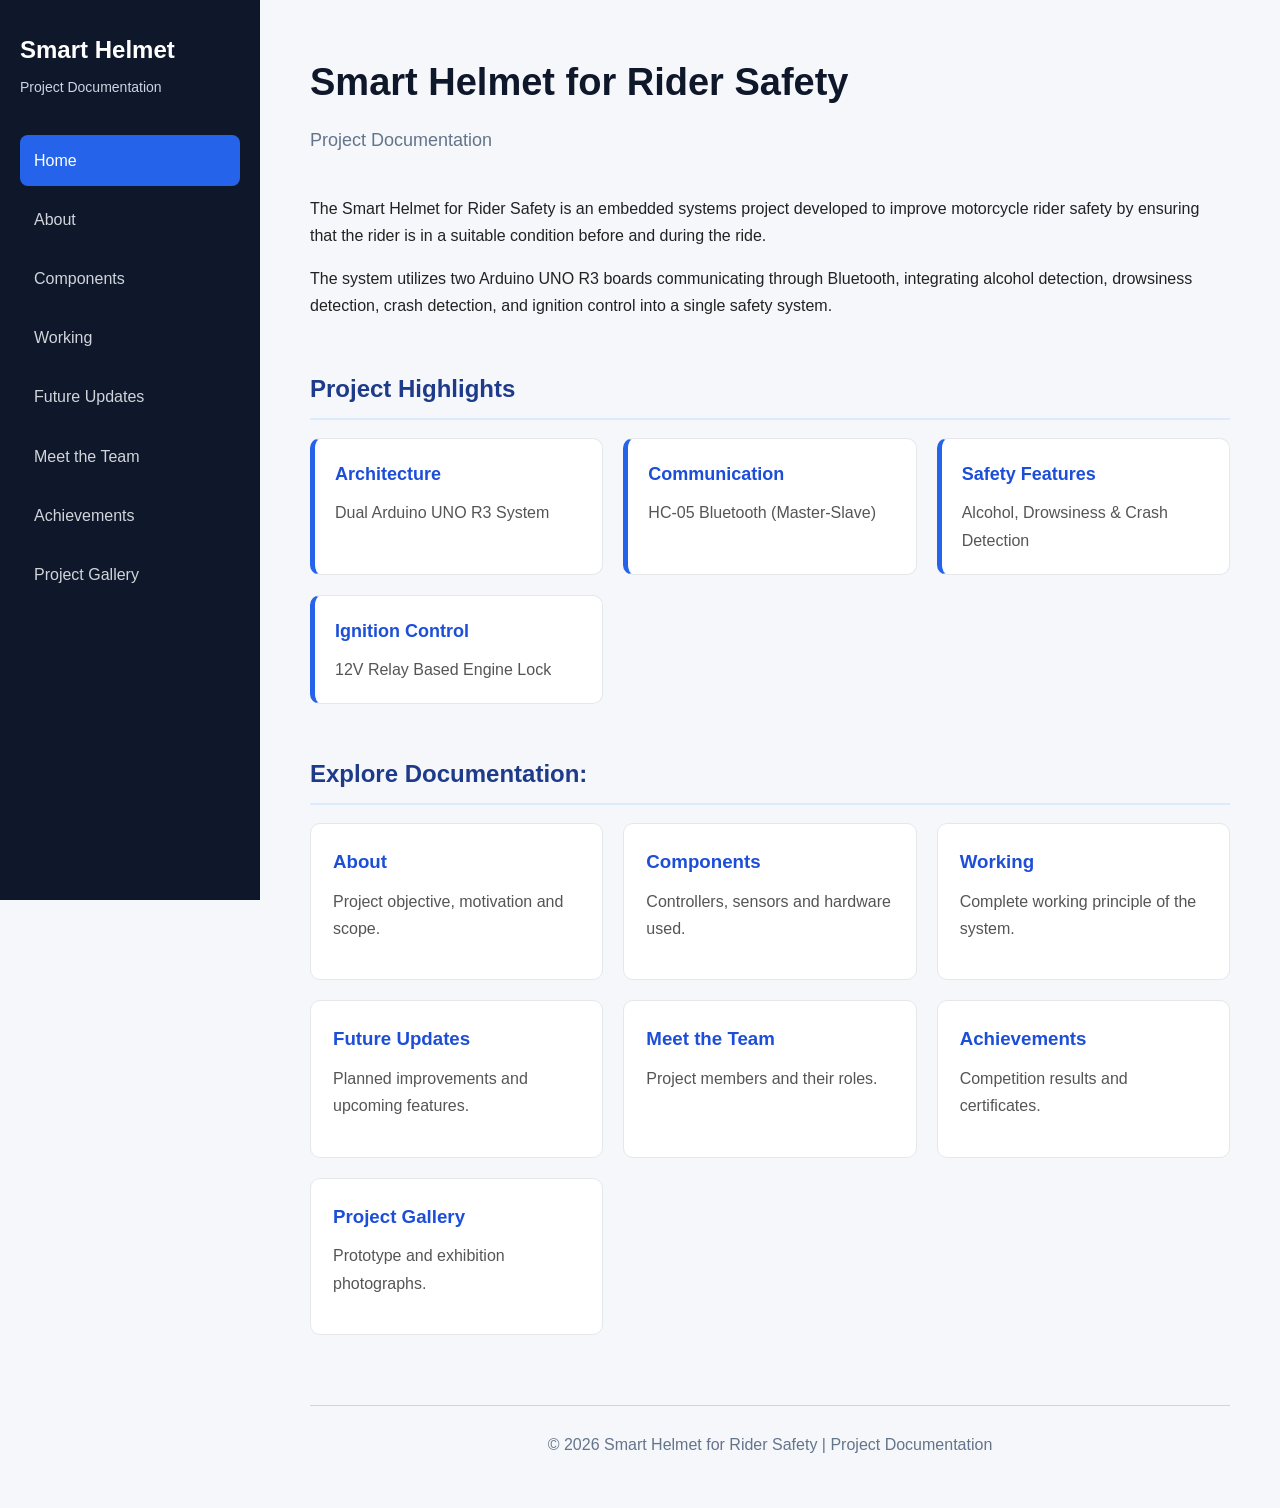
<file: index.html>
<!DOCTYPE html>
<html lang="en">

<head>
    <meta charset="UTF-8">
    <meta name="viewport" content="width=device-width, initial-scale=1.0">
    <title>Smart Helmet for Rider Safety | Project Documentation</title>

    <link rel="stylesheet" href="css/style.css">
</head>

<body>

    <!-- Sidebar -->

    <aside class="sidebar">

        <h2>Smart Helmet</h2>
        <p class="subtitle">Project Documentation</p>

        <nav>

            <a href="/" class="active">Home</a>
            <a href="about/">About</a>
            <a href="components/">Components</a>
            <a href="working/">Working</a>
            <a href="future/">Future Updates</a>
            <a href="team/">Meet the Team</a>
            <a href="achievements/">Achievements</a>
            <a href="gallery/">Project Gallery</a>

        </nav>

    </aside>

    <!-- Main Content -->

    <main class="content">

        <header>

            <h1>Smart Helmet for Rider Safety</h1>

            <p class="tagline">
                Project Documentation
            </p>

        </header>

        <section>

            <p>
                The Smart Helmet for Rider Safety is an embedded systems project
                developed to improve motorcycle rider safety by ensuring that the
                rider is in a suitable condition before and during the ride.
            </p>

            <p>
                The system utilizes two Arduino UNO R3 boards communicating through
                Bluetooth, integrating alcohol detection, drowsiness detection,
                crash detection, and ignition control into a single safety system.
            </p>

        </section>

        <section>

    <h2>Project Highlights</h2>

    <div class="highlights">

        <div class="highlight-box">
            <h3>Architecture</h3>
            <p>Dual Arduino UNO R3 System</p>
        </div>

        <div class="highlight-box">
            <h3>Communication</h3>
            <p>HC-05 Bluetooth (Master-Slave)</p>
        </div>

        <div class="highlight-box">
            <h3>Safety Features</h3>
            <p>Alcohol, Drowsiness & Crash Detection</p>
        </div>

        <div class="highlight-box">
            <h3>Ignition Control</h3>
            <p>12V Relay Based Engine Lock</p>
        </div>

    </div>

</section>

        <section>

            <h2>Explore Documentation:</h2>

            <div class="doc-grid">

                <a href="about/" class="doc-card">
                    <h3>About</h3>
                    <p>Project objective, motivation and scope.</p>
                </a>

                <a href="components/" class="doc-card">
                    <h3>Components</h3>
                    <p>Controllers, sensors and hardware used.</p>
                </a>

                <a href="working/" class="doc-card">
                    <h3>Working</h3>
                    <p>Complete working principle of the system.</p>
                </a>

                <a href="future/" class="doc-card">
                    <h3>Future Updates</h3>
                    <p>Planned improvements and upcoming features.</p>
                </a>

                <a href="team/" class="doc-card">
                    <h3>Meet the Team</h3>
                    <p>Project members and their roles.</p>
                </a>

                <a href="achievements/" class="doc-card">
                    <h3>Achievements</h3>
                    <p>Competition results and certificates.</p>
                </a>

                <a href="gallery/" class="doc-card">
                    <h3>Project Gallery</h3>
                    <p>Prototype and exhibition photographs.</p>
                </a>

            </div>

        </section>

        <footer>

            <hr>

            <p>
                © 2026 Smart Helmet for Rider Safety | Project Documentation
            </p>

        </footer>

    </main>

</body>

</html>
</file>
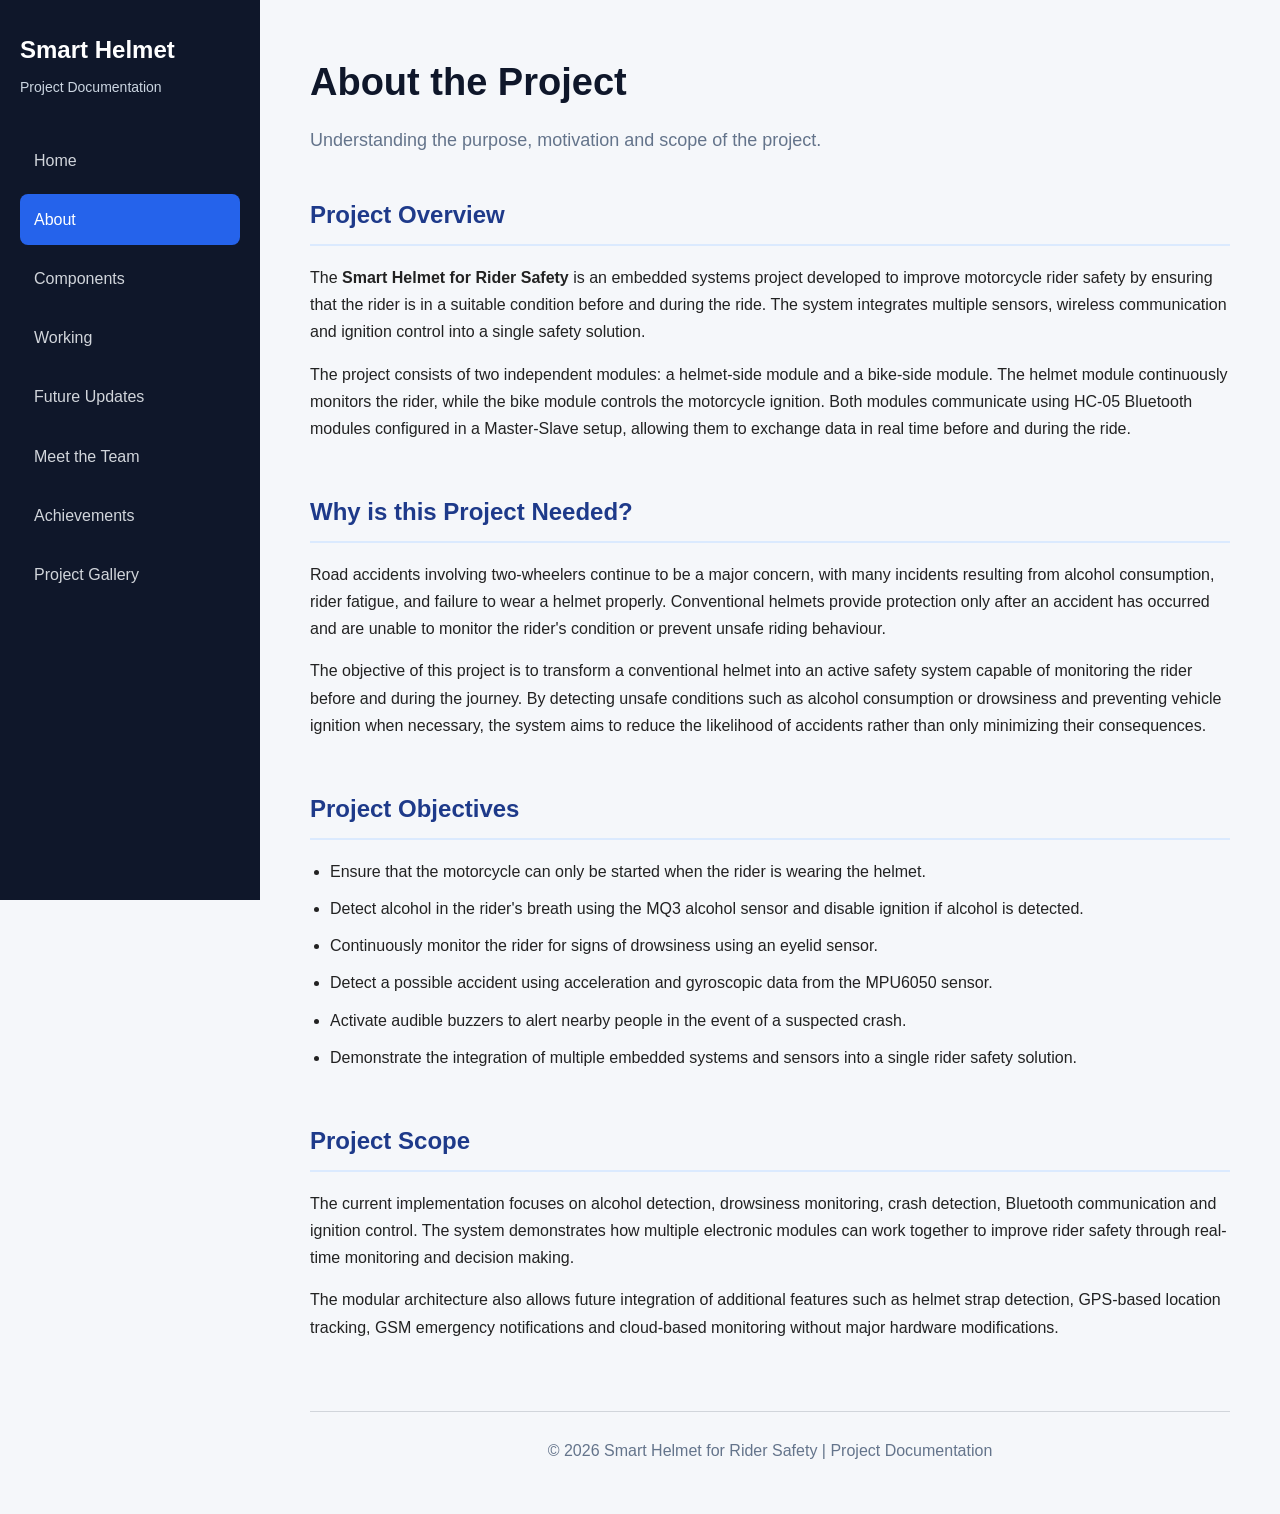
<file: about/index.html>
<!DOCTYPE html>
<html lang="en">

<head>
    <meta charset="UTF-8">
    <meta name="viewport" content="width=device-width, initial-scale=1.0">
    <title>About | Smart Helmet for Rider Safety</title>

    <link rel="stylesheet" href="../css/style.css">
</head>

<body>

    <!-- Sidebar -->

    <aside class="sidebar">

        <h2>Smart Helmet</h2>
        <p class="subtitle">Project Documentation</p>

        <nav>
            <a href="../">Home</a>
            <a href="../about/" class="active">About</a>
            <a href="../components/">Components</a>
            <a href="../working/">Working</a>
            <a href="../future/">Future Updates</a>
            <a href="../team/">Meet the Team</a>
            <a href="../achievements/">Achievements</a>
            <a href="../gallery/">Project Gallery</a>
        </nav>

    </aside>

    <!-- Main Content -->

    <main class="content">

        <header>

            <h1>About the Project</h1>

            <p class="tagline">
                Understanding the purpose, motivation and scope of the project.
            </p>

        </header>

        <section>

            <h2>Project Overview</h2>

            <p>
                The <strong>Smart Helmet for Rider Safety</strong> is an embedded systems
                project developed to improve motorcycle rider safety by ensuring that the
                rider is in a suitable condition before and during the ride. The system
                integrates multiple sensors, wireless communication and ignition control
                into a single safety solution.
            </p>

            <p>
                The project consists of two independent modules: a helmet-side module and
                a bike-side module. The helmet module continuously monitors the rider,
                while the bike module controls the motorcycle ignition. Both modules
                communicate using HC-05 Bluetooth modules configured in a Master-Slave
                setup, allowing them to exchange data in real time before and during the
                ride.
            </p>

        </section>

        <section>

            <h2>Why is this Project Needed?</h2>

            <p>
                Road accidents involving two-wheelers continue to be a major concern,
                with many incidents resulting from alcohol consumption, rider fatigue,
                and failure to wear a helmet properly. Conventional helmets provide
                protection only after an accident has occurred and are unable to monitor
                the rider's condition or prevent unsafe riding behaviour.
            </p>

            <p>
                The objective of this project is to transform a conventional helmet into
                an active safety system capable of monitoring the rider before and during
                the journey. By detecting unsafe conditions such as alcohol consumption
                or drowsiness and preventing vehicle ignition when necessary, the system
                aims to reduce the likelihood of accidents rather than only minimizing
                their consequences.
            </p>

        </section>

        <section>

            <h2>Project Objectives</h2>

            <ul>

                <li>Ensure that the motorcycle can only be started when the rider is wearing the helmet.</li>

                <li>Detect alcohol in the rider's breath using the MQ3 alcohol sensor and disable ignition if alcohol is detected.</li>

                <li>Continuously monitor the rider for signs of drowsiness using an eyelid sensor.</li>

                <li>Detect a possible accident using acceleration and gyroscopic data from the MPU6050 sensor.</li>

                <li>Activate audible buzzers to alert nearby people in the event of a suspected crash.</li>

                <li>Demonstrate the integration of multiple embedded systems and sensors into a single rider safety solution.</li>

            </ul>

        </section>

        <section>

            <h2>Project Scope</h2>

            <p>
                The current implementation focuses on alcohol detection, drowsiness
                monitoring, crash detection, Bluetooth communication and ignition
                control. The system demonstrates how multiple electronic modules can
                work together to improve rider safety through real-time monitoring and
                decision making.
            </p>

            <p>
                The modular architecture also allows future integration of additional
                features such as helmet strap detection, GPS-based location tracking,
                GSM emergency notifications and cloud-based monitoring without major
                hardware modifications.
            </p>

        </section>

        <footer>

            <hr>

            <p>
                © 2026 Smart Helmet for Rider Safety | Project Documentation
            </p>

        </footer>

    </main>

</body>

</html>
</file>
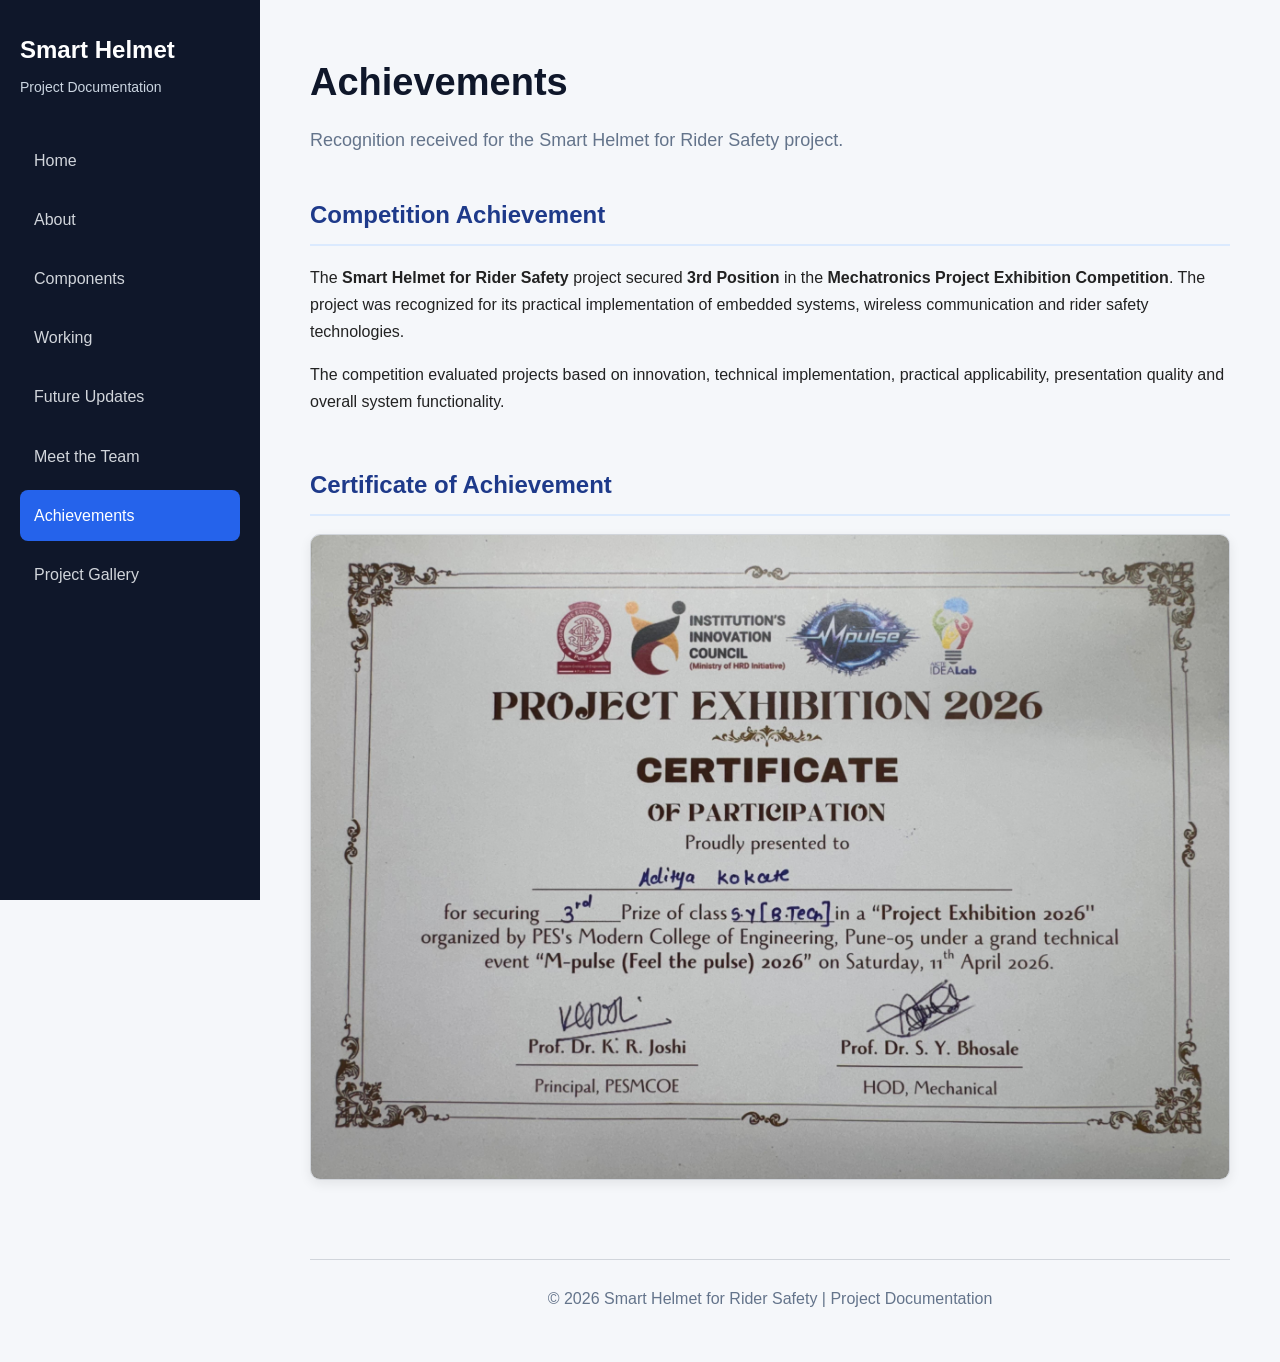
<file: achievements/index.html>
<!DOCTYPE html>
<html lang="en">

<head>
    <meta charset="UTF-8">
    <meta name="viewport" content="width=device-width, initial-scale=1.0">
    <title>Achievements | Smart Helmet for Rider Safety</title>

    <link rel="stylesheet" href="../css/style.css">
</head>

<body>

    <aside class="sidebar">

        <h2>Smart Helmet</h2>
        <p class="subtitle">Project Documentation</p>

        <nav>
            <a href="../">Home</a>
            <a href="../about/">About</a>
            <a href="../components/">Components</a>
            <a href="../working/">Working</a>
            <a href="../future/">Future Updates</a>
            <a href="../team/">Meet the Team</a>
            <a href="../achievements/" class="active">Achievements</a>
            <a href="../gallery/">Project Gallery</a>
        </nav>

    </aside>

    <main class="content">

        <header>

            <h1>Achievements</h1>

            <p class="tagline">
                Recognition received for the Smart Helmet for Rider Safety project.
            </p>

        </header>

        <section>

            <h2>Competition Achievement</h2>

            <p>
                The <strong>Smart Helmet for Rider Safety</strong> project secured
                <strong>3rd Position</strong> in the
                <strong>Mechatronics Project Exhibition Competition</strong>. The
                project was recognized for its practical implementation of embedded
                systems, wireless communication and rider safety technologies.
            </p>

            <p>
                The competition evaluated projects based on innovation, technical
                implementation, practical applicability, presentation quality and
                overall system functionality.
            </p>

        </section>

        <section>

            <h2>Certificate of Achievement</h2>

            <img src="../images/certificate.jpg"
                 alt="Competition Certificate"
                 class="gallery-image">

        </section>

        <footer>

            <hr>

            <p>
                © 2026 Smart Helmet for Rider Safety | Project Documentation
            </p>

        </footer>

    </main>

</body>

</html>
</file>
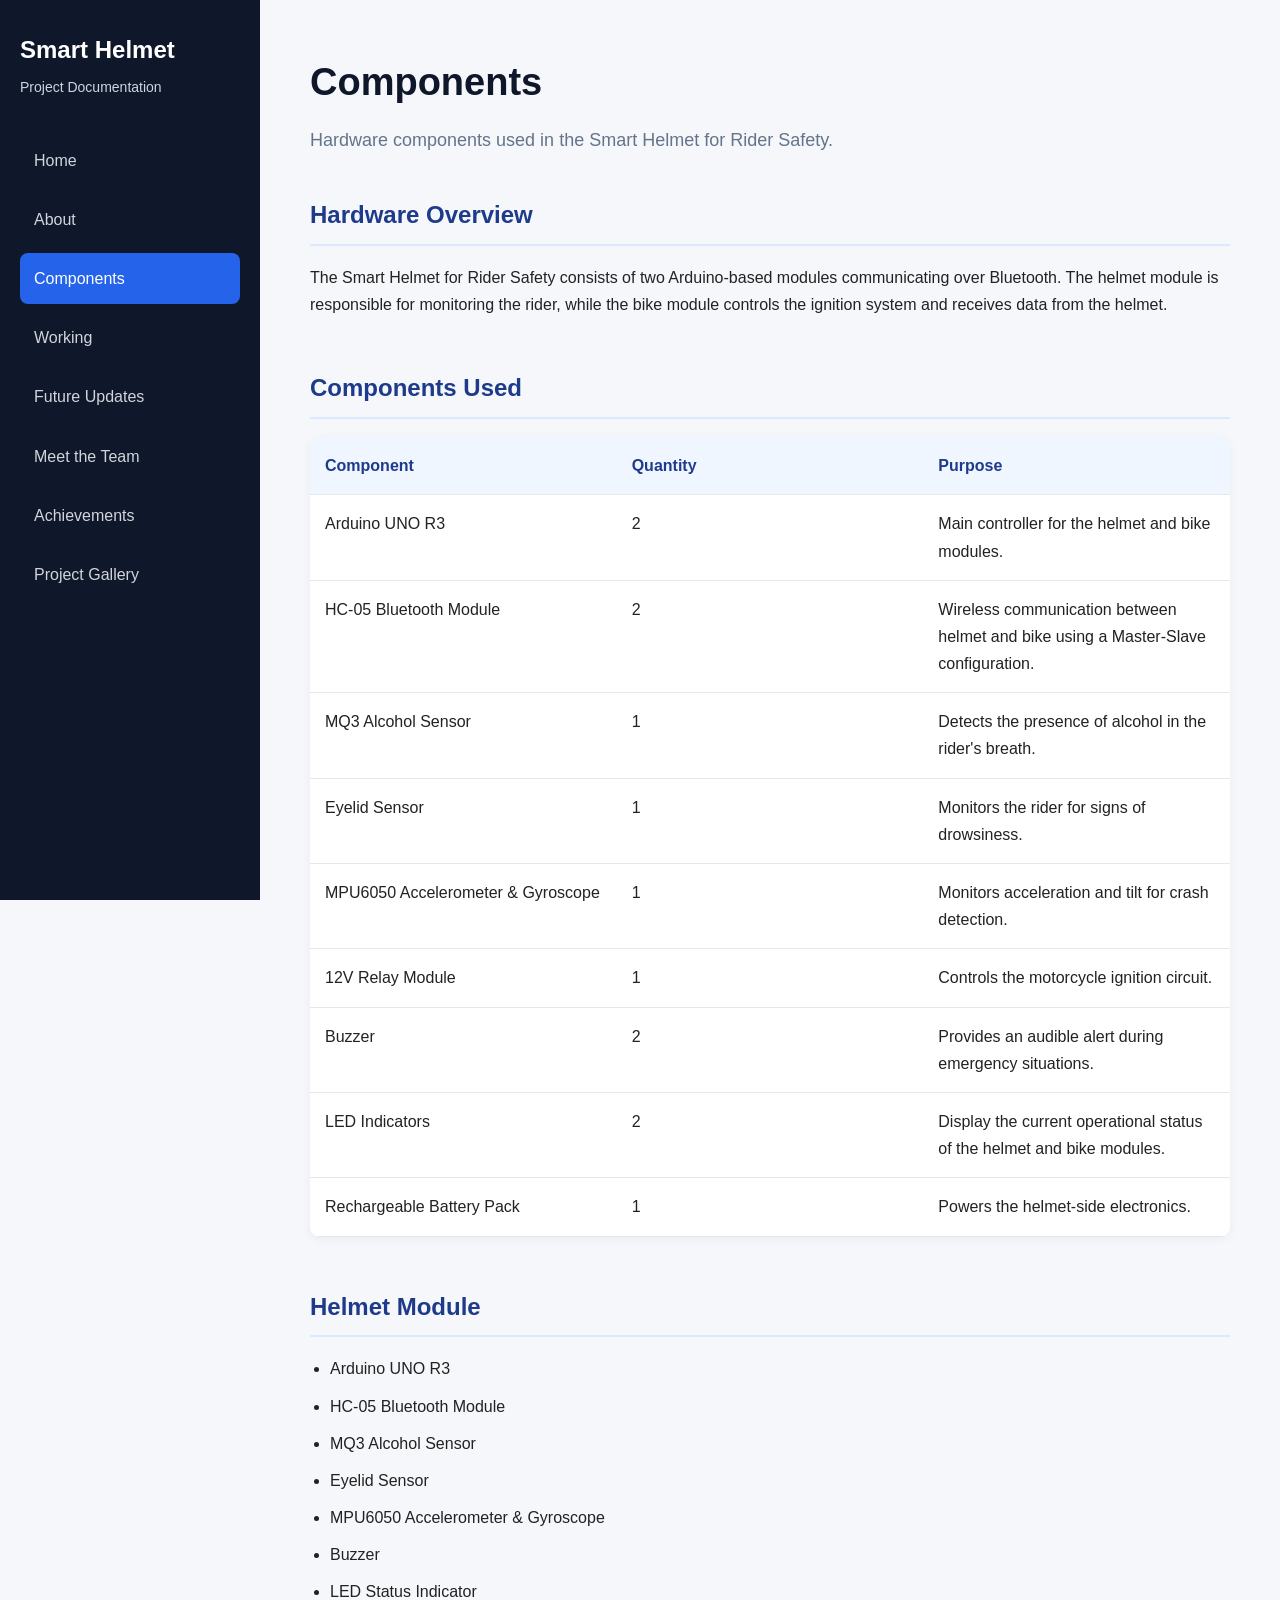
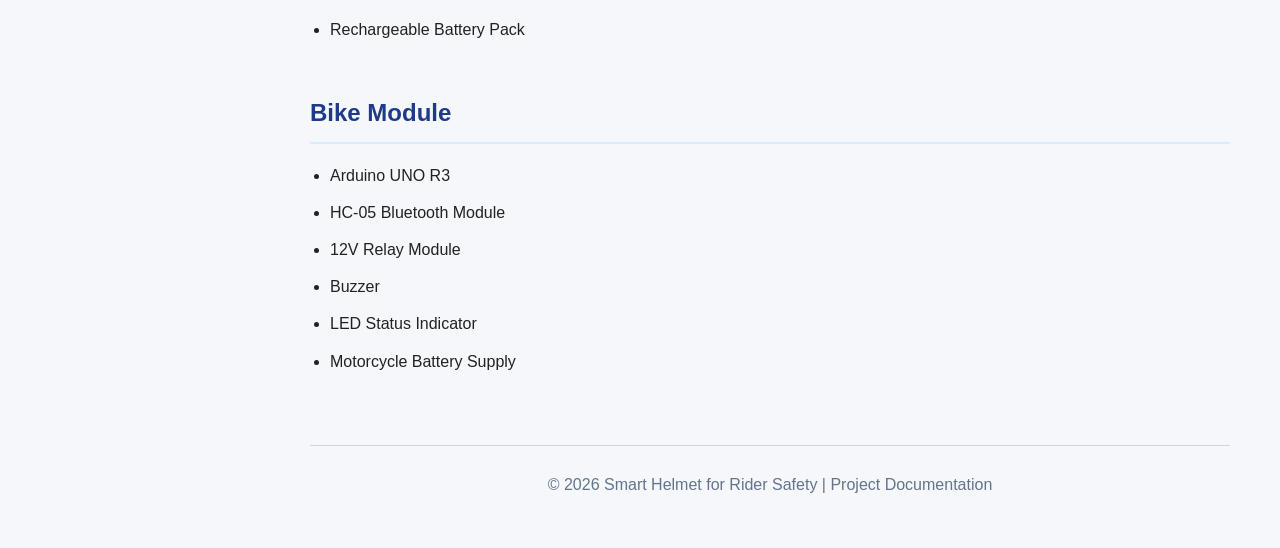
<file: components/index.html>
<!DOCTYPE html>
<html lang="en">

<head>
    <meta charset="UTF-8">
    <meta name="viewport" content="width=device-width, initial-scale=1.0">
    <title>Components | Smart Helmet for Rider Safety</title>

    <link rel="stylesheet" href="../css/style.css">
</head>

<body>

    <aside class="sidebar">

        <h2>Smart Helmet</h2>
        <p class="subtitle">Project Documentation</p>

        <nav>
            <a href="../">Home</a>
            <a href="../about/">About</a>
            <a href="../components/" class="active">Components</a>
            <a href="../working/">Working</a>
            <a href="../future/">Future Updates</a>
            <a href="../team/">Meet the Team</a>
            <a href="../achievements/">Achievements</a>
            <a href="../gallery/">Project Gallery</a>
        </nav>

    </aside>

    <main class="content">

        <header>

            <h1>Components</h1>

            <p class="tagline">
                Hardware components used in the Smart Helmet for Rider Safety.
            </p>

        </header>

        <section>

            <h2>Hardware Overview</h2>

            <p>
                The Smart Helmet for Rider Safety consists of two Arduino-based modules
                communicating over Bluetooth. The helmet module is responsible for
                monitoring the rider, while the bike module controls the ignition system
                and receives data from the helmet.
            </p>

        </section>

        <section>

            <h2>Components Used</h2>

            <table class="status-table">

                <tr>
                    <th>Component</th>
                    <th>Quantity</th>
                    <th>Purpose</th>
                </tr>

                <tr>
                    <td>Arduino UNO R3</td>
                    <td>2</td>
                    <td>Main controller for the helmet and bike modules.</td>
                </tr>

                <tr>
                    <td>HC-05 Bluetooth Module</td>
                    <td>2</td>
                    <td>Wireless communication between helmet and bike using a Master-Slave configuration.</td>
                </tr>

                <tr>
                    <td>MQ3 Alcohol Sensor</td>
                    <td>1</td>
                    <td>Detects the presence of alcohol in the rider's breath.</td>
                </tr>

                <tr>
                    <td>Eyelid Sensor</td>
                    <td>1</td>
                    <td>Monitors the rider for signs of drowsiness.</td>
                </tr>

                <tr>
                    <td>MPU6050 Accelerometer & Gyroscope</td>
                    <td>1</td>
                    <td>Monitors acceleration and tilt for crash detection.</td>
                </tr>

                <tr>
                    <td>12V Relay Module</td>
                    <td>1</td>
                    <td>Controls the motorcycle ignition circuit.</td>
                </tr>

                <tr>
                    <td>Buzzer</td>
                    <td>2</td>
                    <td>Provides an audible alert during emergency situations.</td>
                </tr>

                <tr>
                    <td>LED Indicators</td>
                    <td>2</td>
                    <td>Display the current operational status of the helmet and bike modules.</td>
                </tr>

                <tr>
                    <td>Rechargeable Battery Pack</td>
                    <td>1</td>
                    <td>Powers the helmet-side electronics.</td>
                </tr>

            </table>

        </section>

        <section>

            <h2>Helmet Module</h2>

            <ul>
                <li>Arduino UNO R3</li>
                <li>HC-05 Bluetooth Module</li>
                <li>MQ3 Alcohol Sensor</li>
                <li>Eyelid Sensor</li>
                <li>MPU6050 Accelerometer & Gyroscope</li>
                <li>Buzzer</li>
                <li>LED Status Indicator</li>
                <li>Rechargeable Battery Pack</li>
            </ul>

        </section>

        <section>

            <h2>Bike Module</h2>

            <ul>
                <li>Arduino UNO R3</li>
                <li>HC-05 Bluetooth Module</li>
                <li>12V Relay Module</li>
                <li>Buzzer</li>
                <li>LED Status Indicator</li>
                <li>Motorcycle Battery Supply</li>
            </ul>

        </section>

        <footer>

            <hr>

            <p>
                © 2026 Smart Helmet for Rider Safety | Project Documentation
            </p>

        </footer>

    </main>

</body>

</html>
</file>
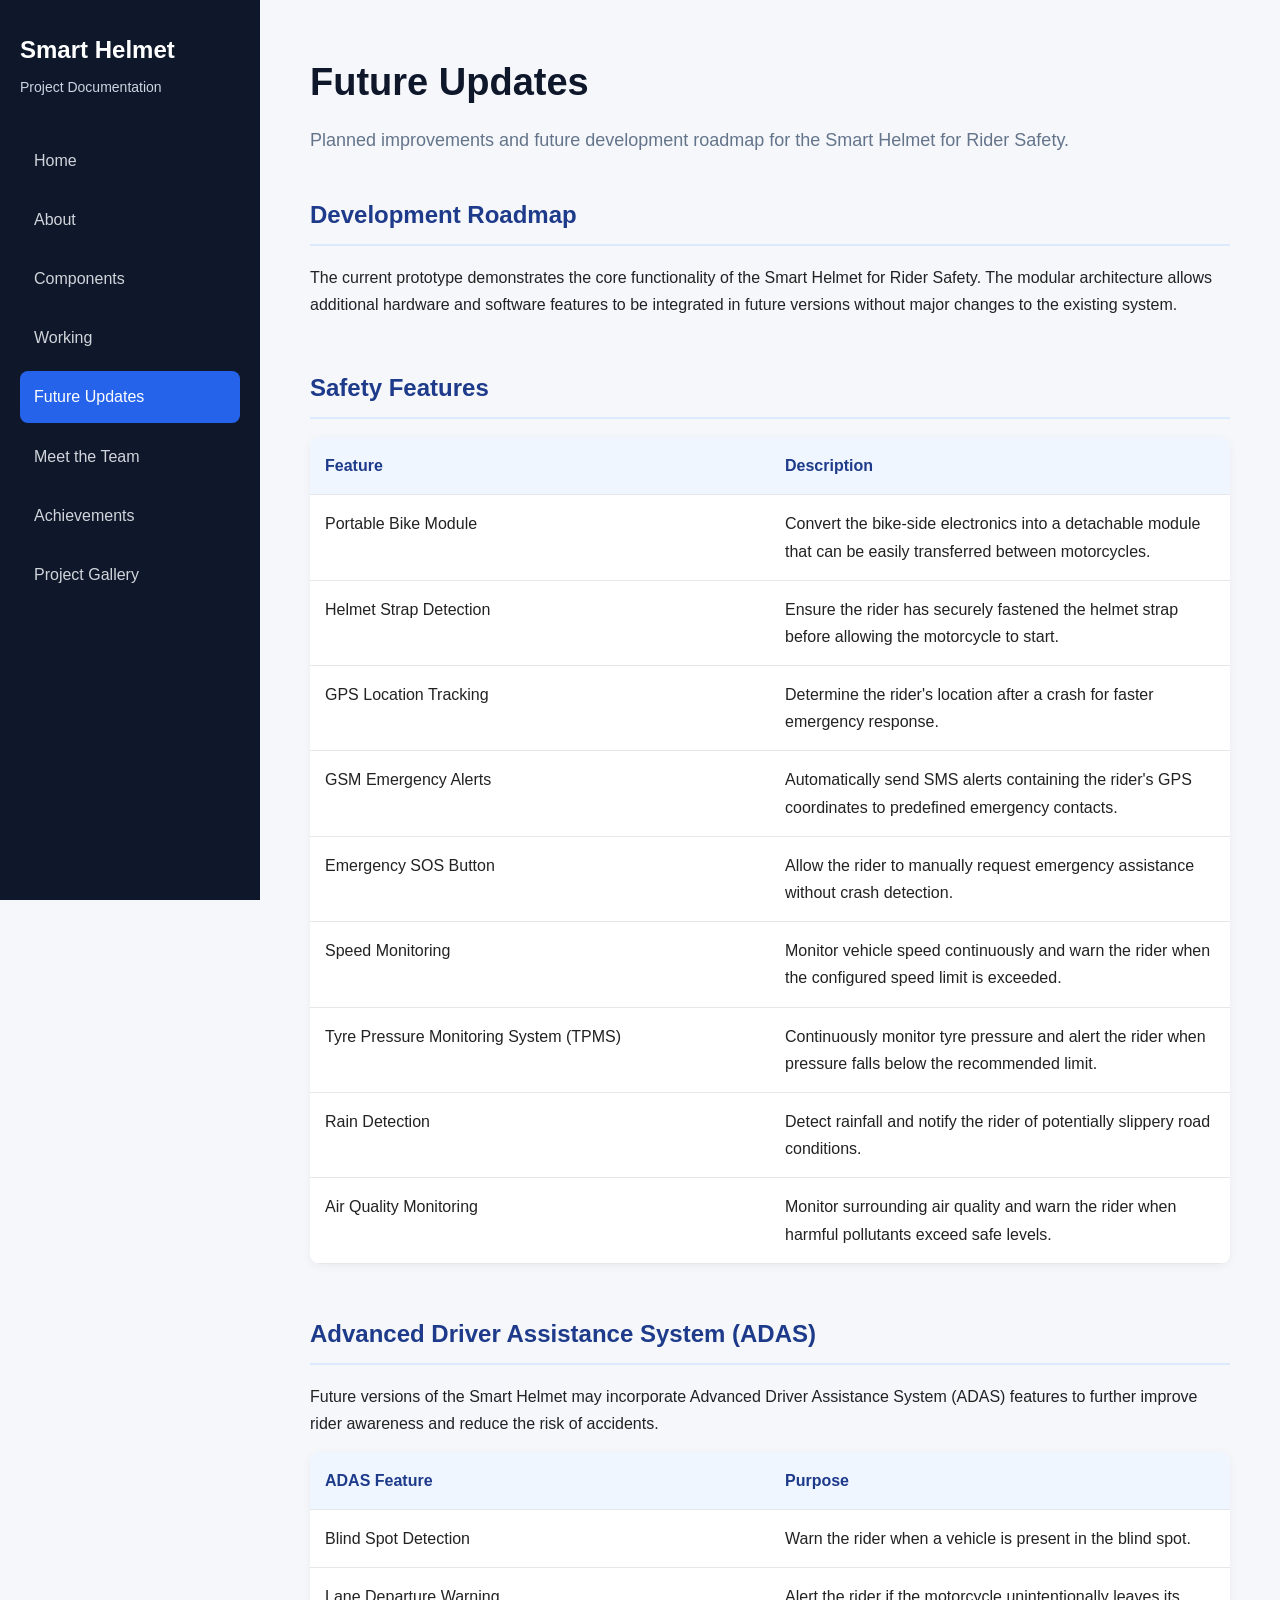
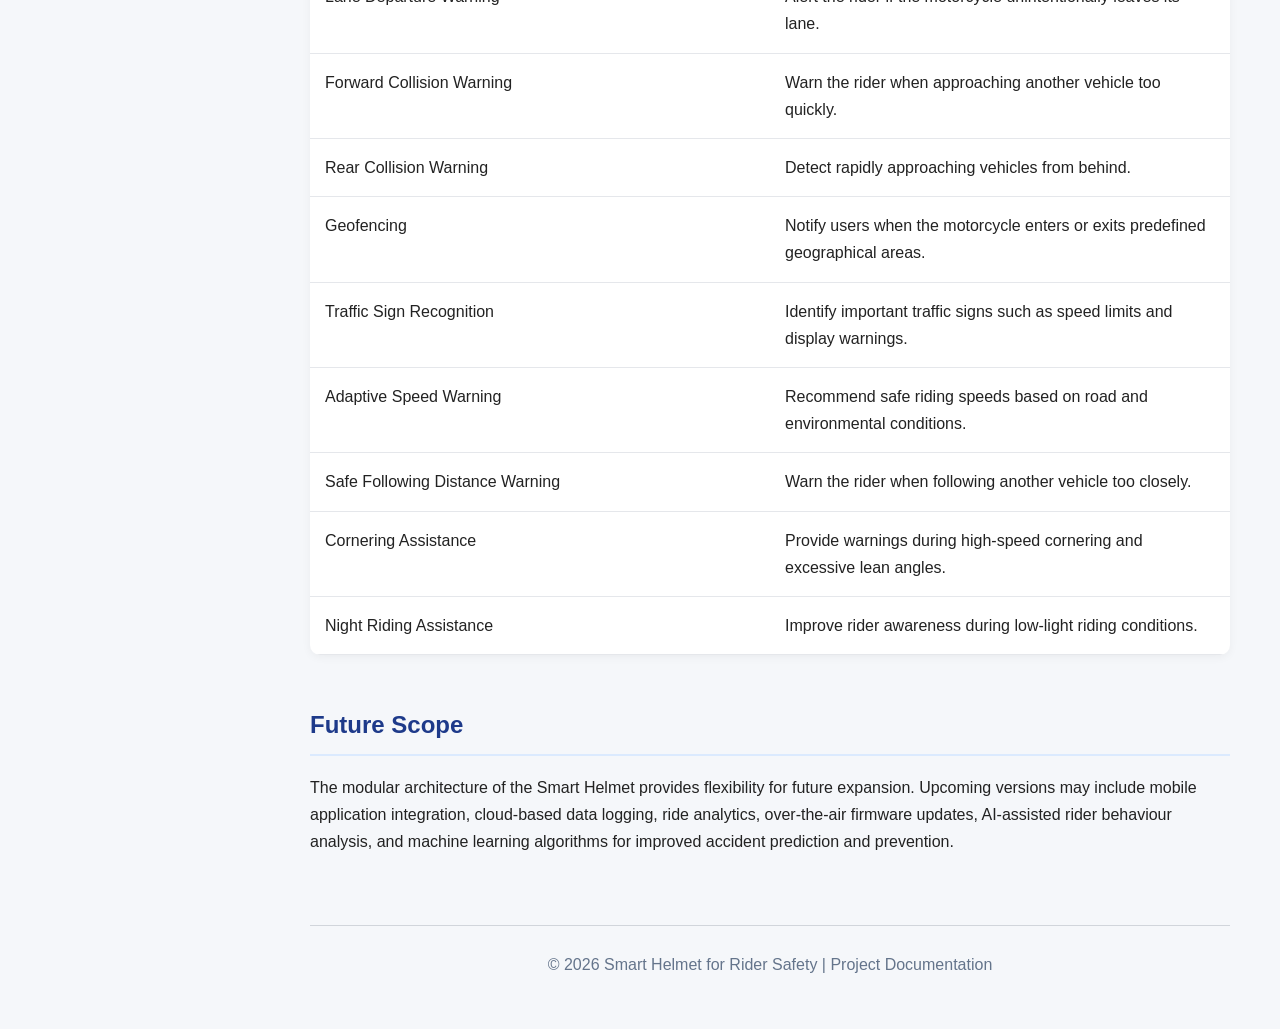
<file: future/index.html>
<!DOCTYPE html>
<html lang="en">

<head>
    <meta charset="UTF-8">
    <meta name="viewport" content="width=device-width, initial-scale=1.0">
    <title>Future Updates | Smart Helmet for Rider Safety</title>

    <link rel="stylesheet" href="../css/style.css">
</head>

<body>

    <aside class="sidebar">

        <h2>Smart Helmet</h2>
        <p class="subtitle">Project Documentation</p>

        <nav>
            <a href="../">Home</a>
            <a href="../about/">About</a>
            <a href="../components/">Components</a>
            <a href="../working/">Working</a>
            <a href="../future/" class="active">Future Updates</a>
            <a href="../team/">Meet the Team</a>
            <a href="../achievements/">Achievements</a>
            <a href="../gallery/">Project Gallery</a>
        </nav>

    </aside>

    <main class="content">

        <header>

            <h1>Future Updates</h1>

            <p class="tagline">
                Planned improvements and future development roadmap for the Smart Helmet for Rider Safety.
            </p>

        </header>

        <section>

            <h2>Development Roadmap</h2>

            <p>
                The current prototype demonstrates the core functionality of the Smart Helmet
                for Rider Safety. The modular architecture allows additional hardware and
                software features to be integrated in future versions without major changes to
                the existing system.
            </p>

        </section>

        <section>

            <h2>Safety Features</h2>

            <table class="status-table">

                <tr>
                    <th>Feature</th>
                    <th>Description</th>
                </tr>

                <tr>
                    <td>Portable Bike Module</td>
                    <td>Convert the bike-side electronics into a detachable module that can be easily transferred between motorcycles.</td>
                </tr>

                <tr>
                    <td>Helmet Strap Detection</td>
                    <td>Ensure the rider has securely fastened the helmet strap before allowing the motorcycle to start.</td>
                </tr>

                <tr>
                    <td>GPS Location Tracking</td>
                    <td>Determine the rider's location after a crash for faster emergency response.</td>
                </tr>

                <tr>
                    <td>GSM Emergency Alerts</td>
                    <td>Automatically send SMS alerts containing the rider's GPS coordinates to predefined emergency contacts.</td>
                </tr>

                <tr>
                    <td>Emergency SOS Button</td>
                    <td>Allow the rider to manually request emergency assistance without crash detection.</td>
                </tr>

                <tr>
                    <td>Speed Monitoring</td>
                    <td>Monitor vehicle speed continuously and warn the rider when the configured speed limit is exceeded.</td>
                </tr>

                <tr>
                    <td>Tyre Pressure Monitoring System (TPMS)</td>
                    <td>Continuously monitor tyre pressure and alert the rider when pressure falls below the recommended limit.</td>
                </tr>

                <tr>
                    <td>Rain Detection</td>
                    <td>Detect rainfall and notify the rider of potentially slippery road conditions.</td>
                </tr>

                <tr>
                    <td>Air Quality Monitoring</td>
                    <td>Monitor surrounding air quality and warn the rider when harmful pollutants exceed safe levels.</td>
                </tr>

            </table>

        </section>

        <section>

            <h2>Advanced Driver Assistance System (ADAS)</h2>

            <p>
                Future versions of the Smart Helmet may incorporate Advanced Driver Assistance
                System (ADAS) features to further improve rider awareness and reduce the risk
                of accidents.
            </p>

            <table class="status-table">

                <tr>
                    <th>ADAS Feature</th>
                    <th>Purpose</th>
                </tr>

                <tr>
                    <td>Blind Spot Detection</td>
                    <td>Warn the rider when a vehicle is present in the blind spot.</td>
                </tr>

                <tr>
                    <td>Lane Departure Warning</td>
                    <td>Alert the rider if the motorcycle unintentionally leaves its lane.</td>
                </tr>

                <tr>
                    <td>Forward Collision Warning</td>
                    <td>Warn the rider when approaching another vehicle too quickly.</td>
                </tr>

                <tr>
                    <td>Rear Collision Warning</td>
                    <td>Detect rapidly approaching vehicles from behind.</td>
                </tr>

                <tr>
                    <td>Geofencing</td>
                    <td>Notify users when the motorcycle enters or exits predefined geographical areas.</td>
                </tr>

                <tr>
                    <td>Traffic Sign Recognition</td>
                    <td>Identify important traffic signs such as speed limits and display warnings.</td>
                </tr>

                <tr>
                    <td>Adaptive Speed Warning</td>
                    <td>Recommend safe riding speeds based on road and environmental conditions.</td>
                </tr>

                <tr>
                    <td>Safe Following Distance Warning</td>
                    <td>Warn the rider when following another vehicle too closely.</td>
                </tr>

                <tr>
                    <td>Cornering Assistance</td>
                    <td>Provide warnings during high-speed cornering and excessive lean angles.</td>
                </tr>

                <tr>
                    <td>Night Riding Assistance</td>
                    <td>Improve rider awareness during low-light riding conditions.</td>
                </tr>

            </table>

        </section>

        <section>

            <h2>Future Scope</h2>

            <p>
                The modular architecture of the Smart Helmet provides flexibility for future
                expansion. Upcoming versions may include mobile application integration,
                cloud-based data logging, ride analytics, over-the-air firmware updates,
                AI-assisted rider behaviour analysis, and machine learning algorithms for
                improved accident prediction and prevention.
            </p>

        </section>

        <footer>

            <hr>

            <p>
                © 2026 Smart Helmet for Rider Safety | Project Documentation
            </p>

        </footer>

    </main>

</body>

</html>
</file>
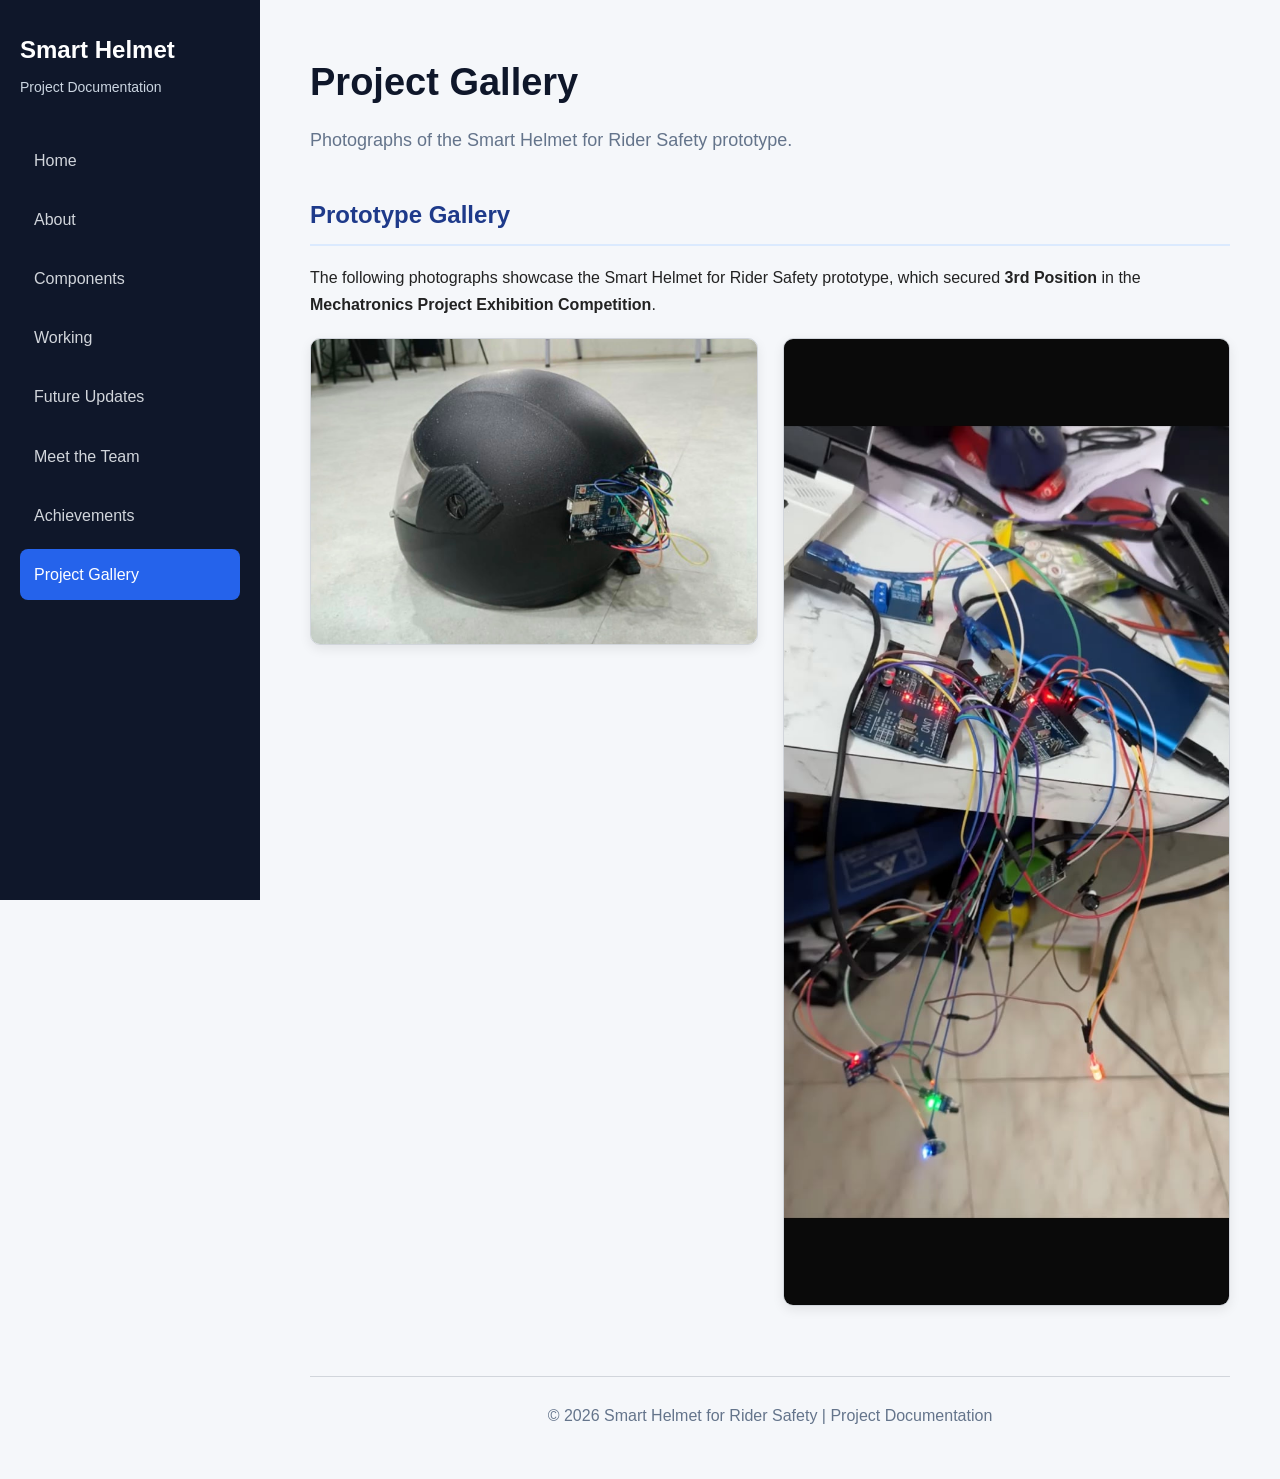
<file: gallery/index.html>
<!DOCTYPE html>
<html lang="en">

<head>
    <meta charset="UTF-8">
    <meta name="viewport" content="width=device-width, initial-scale=1.0">
    <title>Project Gallery | Smart Helmet for Rider Safety</title>

    <link rel="stylesheet" href="../css/style.css">
</head>

<body>

    <aside class="sidebar">

        <h2>Smart Helmet</h2>
        <p class="subtitle">Project Documentation</p>

        <nav>
            <a href="../">Home</a>
            <a href="../about/">About</a>
            <a href="../components/">Components</a>
            <a href="../working/">Working</a>
            <a href="../future/">Future Updates</a>
            <a href="../team/">Meet the Team</a>
            <a href="../achievements/">Achievements</a>
            <a href="../gallery/" class="active">Project Gallery</a>
        </nav>

    </aside>

    <main class="content">

        <header>

            <h1>Project Gallery</h1>

            <p class="tagline">
                Photographs of the Smart Helmet for Rider Safety prototype.
            </p>

        </header>

        <section>

            <h2>Prototype Gallery</h2>

            <p>
                The following photographs showcase the Smart Helmet for Rider Safety
                prototype, which secured <strong>3rd Position</strong> in the
                <strong>Mechatronics Project Exhibition Competition</strong>.
            </p>

            <div class="gallery">

                <img src="../images/helmet.jpg"
                     alt="Smart Helmet Prototype"
                     class="gallery-image">

                <img src="../images/circuitry.jpg"
                     alt="Smart Helmet Circuitry"
                     class="gallery-image">

            </div>

        </section>

        <footer>

            <hr>

            <p>
                © 2026 Smart Helmet for Rider Safety | Project Documentation
            </p>

        </footer>

    </main>

</body>

</html>
</file>
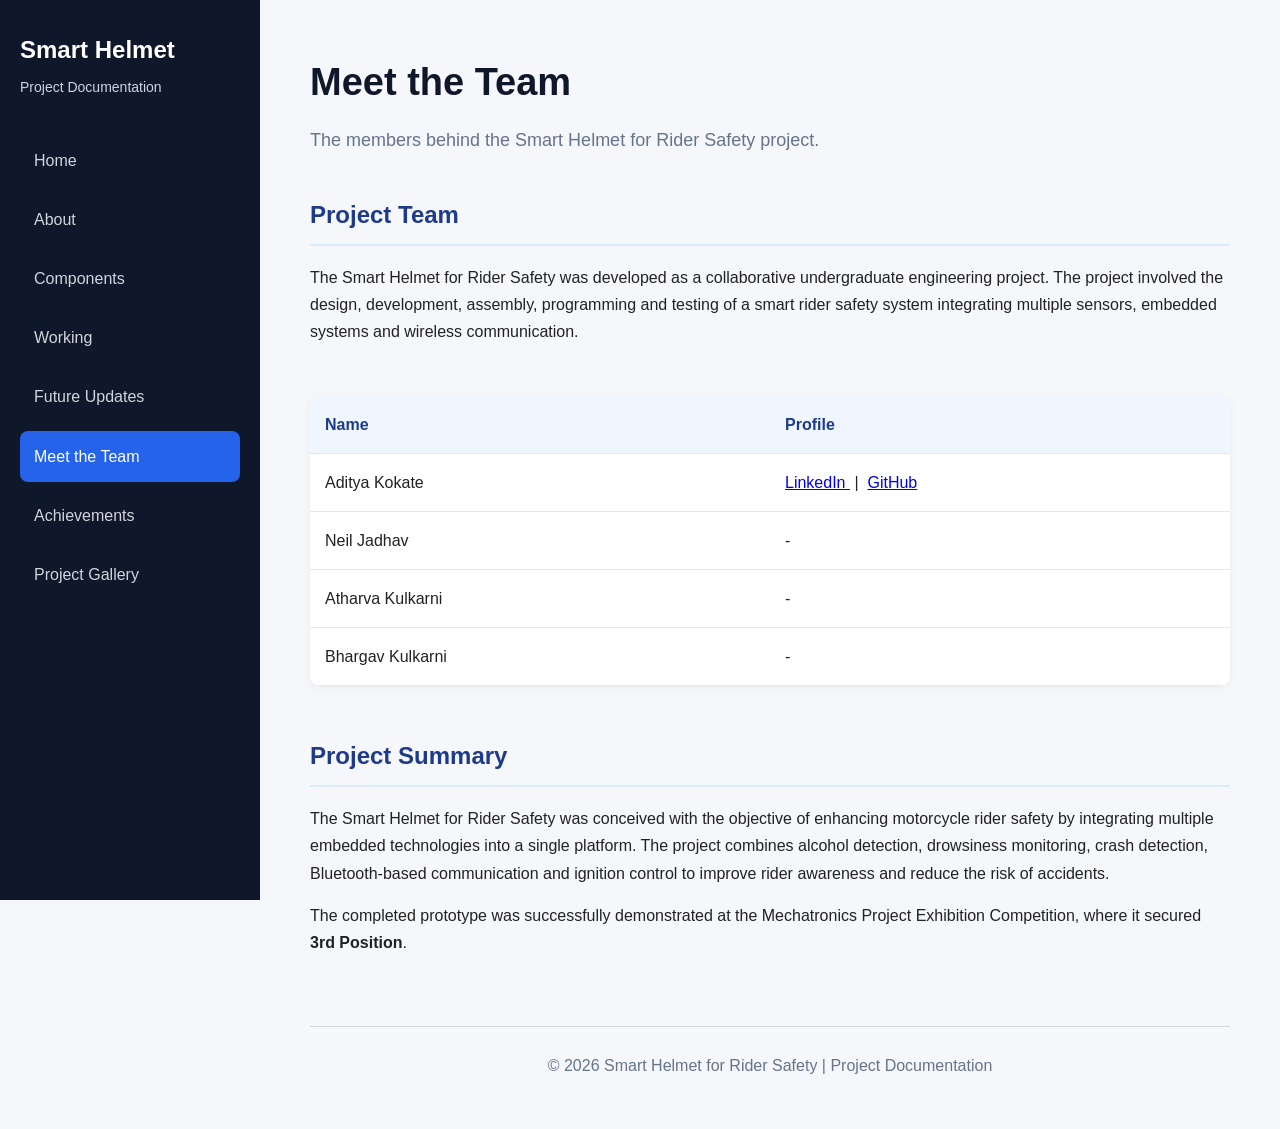
<file: team/index.html>
<!DOCTYPE html>
<html lang="en">

<head>
    <meta charset="UTF-8">
    <meta name="viewport" content="width=device-width, initial-scale=1.0">
    <title>Meet the Team | Smart Helmet for Rider Safety</title>

    <link rel="stylesheet" href="../css/style.css">
</head>

<body>

    <aside class="sidebar">

        <h2>Smart Helmet</h2>
        <p class="subtitle">Project Documentation</p>

        <nav>
            <a href="../">Home</a>
            <a href="../about/">About</a>
            <a href="../components/">Components</a>
            <a href="../working/">Working</a>
            <a href="../future/">Future Updates</a>
            <a href="../team/" class="active">Meet the Team</a>
            <a href="../achievements/">Achievements</a>
            <a href="../gallery/">Project Gallery</a>
        </nav>

    </aside>

    <main class="content">

        <header>

            <h1>Meet the Team</h1>

            <p class="tagline">
                The members behind the Smart Helmet for Rider Safety project.
            </p>

        </header>

        <section>

            <h2>Project Team</h2>

            <p>
                The Smart Helmet for Rider Safety was developed as a collaborative
                undergraduate engineering project. The project involved the design,
                development, assembly, programming and testing of a smart rider safety
                system integrating multiple sensors, embedded systems and wireless
                communication.
            </p>

        </section>

        <section>

            <table class="status-table">

                <tr>
                    <th>Name</th>
                    <th>Profile</th>
                </tr>

                <tr>
                    <td>Aditya Kokate</td>
                    <td>
                        <a href="https://www.linkedin.com/in/aditya-kokate-0619b02b6/"
                           target="_blank"
                           rel="noopener noreferrer">
                            LinkedIn
                        </a>
                        &nbsp;|&nbsp;
                        <a href="https://github.com/adiiityaaa"
                           target="_blank"
                           rel="noopener noreferrer">
                            GitHub
                        </a>
                    </td>
                </tr>

                <tr>
                    <td>Neil Jadhav</td>
                    <td>-</td>
                </tr>

                <tr>
                    <td>Atharva Kulkarni</td>
                    <td>-</td>
                </tr>

                <tr>
                    <td>Bhargav Kulkarni</td>
                    <td>-</td>
                </tr>

            </table>

        </section>

        <section>

            <h2>Project Summary</h2>

            <p>
                The Smart Helmet for Rider Safety was conceived with the objective of
                enhancing motorcycle rider safety by integrating multiple embedded
                technologies into a single platform. The project combines alcohol
                detection, drowsiness monitoring, crash detection, Bluetooth-based
                communication and ignition control to improve rider awareness and reduce
                the risk of accidents.
            </p>

            <p>
                The completed prototype was successfully demonstrated at the
                Mechatronics Project Exhibition Competition, where it secured
                <strong>3rd Position</strong>.
            </p>

        </section>

        <footer>

            <hr>

            <p>
                © 2026 Smart Helmet for Rider Safety | Project Documentation
            </p>

        </footer>

    </main>

</body>

</html>
</file>
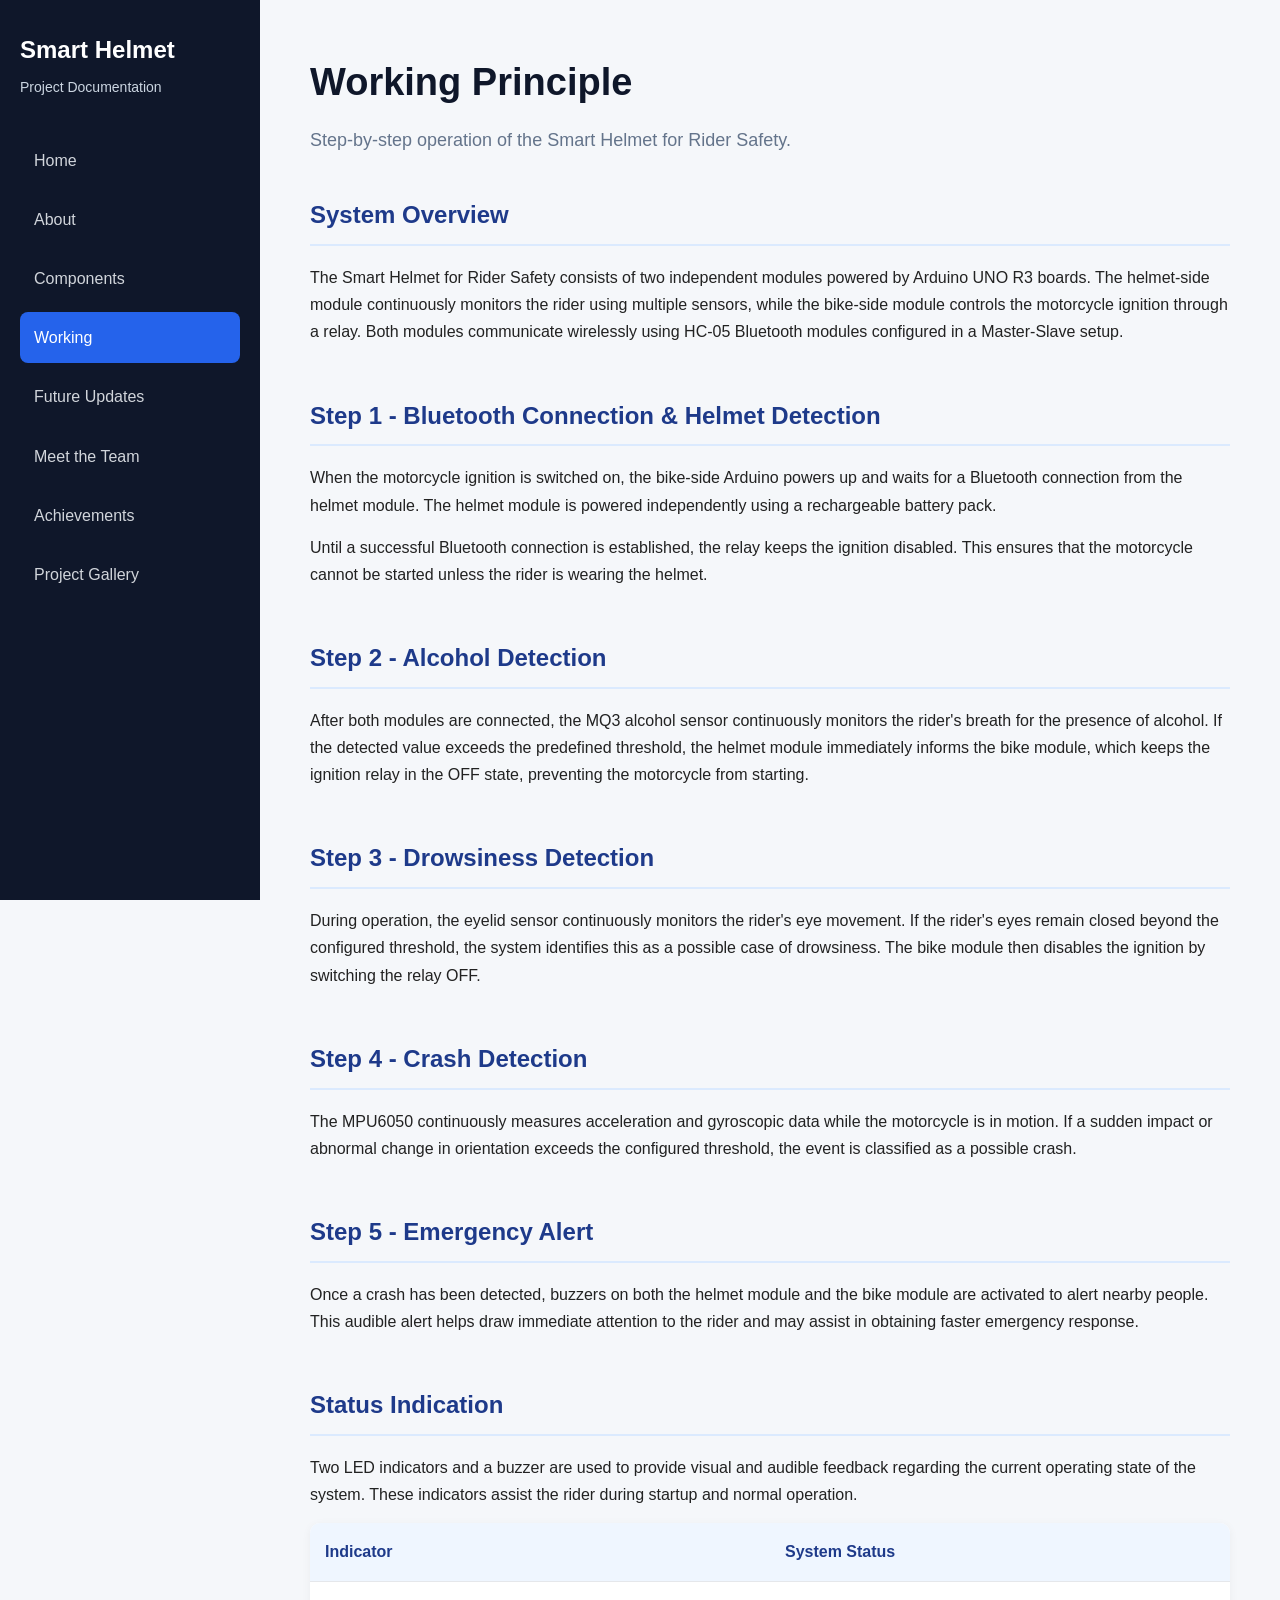
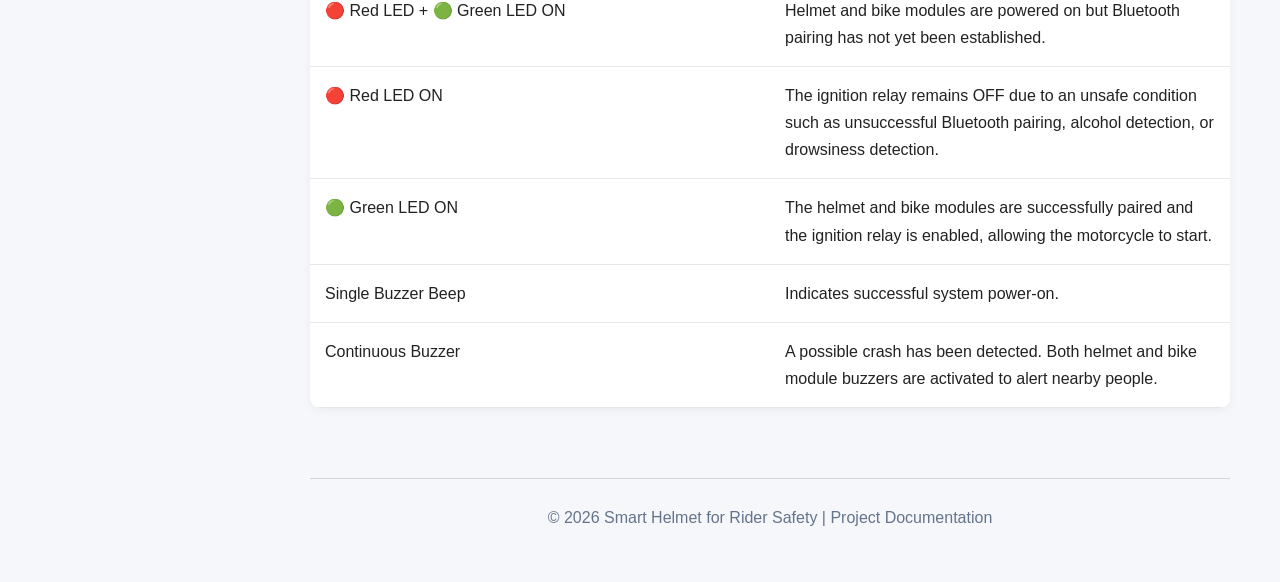
<file: working/index.html>
<!DOCTYPE html>
<html lang="en">

<head>
    <meta charset="UTF-8">
    <meta name="viewport" content="width=device-width, initial-scale=1.0">
    <title>Working | Smart Helmet for Rider Safety</title>

    <link rel="stylesheet" href="../css/style.css">
</head>

<body>

    <aside class="sidebar">

        <h2>Smart Helmet</h2>
        <p class="subtitle">Project Documentation</p>

        <nav>
            <a href="../">Home</a>
            <a href="../about/">About</a>
            <a href="../components/">Components</a>
            <a href="../working/" class="active">Working</a>
            <a href="../future/">Future Updates</a>
            <a href="../team/">Meet the Team</a>
            <a href="../achievements/">Achievements</a>
            <a href="../gallery/">Project Gallery</a>
        </nav>

    </aside>

    <main class="content">

        <header>

            <h1>Working Principle</h1>

            <p class="tagline">
                Step-by-step operation of the Smart Helmet for Rider Safety.
            </p>

        </header>

        <section>

            <h2>System Overview</h2>

            <p>
                The Smart Helmet for Rider Safety consists of two independent modules
                powered by Arduino UNO R3 boards. The helmet-side module continuously
                monitors the rider using multiple sensors, while the bike-side module
                controls the motorcycle ignition through a relay. Both modules
                communicate wirelessly using HC-05 Bluetooth modules configured in a
                Master-Slave setup.
            </p>

        </section>

        <section>

            <h2>Step 1 - Bluetooth Connection & Helmet Detection</h2>

            <p>
                When the motorcycle ignition is switched on, the bike-side Arduino
                powers up and waits for a Bluetooth connection from the helmet module.
                The helmet module is powered independently using a rechargeable battery
                pack.
            </p>

            <p>
                Until a successful Bluetooth connection is established, the relay keeps
                the ignition disabled. This ensures that the motorcycle cannot be
                started unless the rider is wearing the helmet.
            </p>

        </section>

        <section>

            <h2>Step 2 - Alcohol Detection</h2>

            <p>
                After both modules are connected, the MQ3 alcohol sensor continuously
                monitors the rider's breath for the presence of alcohol. If the
                detected value exceeds the predefined threshold, the helmet module
                immediately informs the bike module, which keeps the ignition relay in
                the OFF state, preventing the motorcycle from starting.
            </p>

        </section>

        <section>

            <h2>Step 3 - Drowsiness Detection</h2>

            <p>
                During operation, the eyelid sensor continuously monitors the rider's
                eye movement. If the rider's eyes remain closed beyond the configured
                threshold, the system identifies this as a possible case of drowsiness.
                The bike module then disables the ignition by switching the relay OFF.
            </p>

        </section>

        <section>

            <h2>Step 4 - Crash Detection</h2>

            <p>
                The MPU6050 continuously measures acceleration and gyroscopic data while
                the motorcycle is in motion. If a sudden impact or abnormal change in
                orientation exceeds the configured threshold, the event is classified as
                a possible crash.
            </p>

        </section>

        <section>

            <h2>Step 5 - Emergency Alert</h2>

            <p>
                Once a crash has been detected, buzzers on both the helmet module and
                the bike module are activated to alert nearby people. This audible alert
                helps draw immediate attention to the rider and may assist in obtaining
                faster emergency response.
            </p>

        </section>

        <section>

            <h2>Status Indication</h2>

            <p>
                Two LED indicators and a buzzer are used to provide visual and audible
                feedback regarding the current operating state of the system. These
                indicators assist the rider during startup and normal operation.
            </p>

            <table class="status-table">

                <tr>
                    <th>Indicator</th>
                    <th>System Status</th>
                </tr>

                <tr>
                    <td>🔴 Red LED + 🟢 Green LED ON</td>
                    <td>Helmet and bike modules are powered on but Bluetooth pairing has not yet been established.</td>
                </tr>

                <tr>
                    <td>🔴 Red LED ON</td>
                    <td>The ignition relay remains OFF due to an unsafe condition such as unsuccessful Bluetooth pairing, alcohol detection, or drowsiness detection.</td>
                </tr>

                <tr>
                    <td>🟢 Green LED ON</td>
                    <td>The helmet and bike modules are successfully paired and the ignition relay is enabled, allowing the motorcycle to start.</td>
                </tr>

                <tr>
                    <td>Single Buzzer Beep</td>
                    <td>Indicates successful system power-on.</td>
                </tr>

                <tr>
                    <td>Continuous Buzzer</td>
                    <td>A possible crash has been detected. Both helmet and bike module buzzers are activated to alert nearby people.</td>
                </tr>

            </table>

        </section>

        <footer>

            <hr>

            <p>
                © 2026 Smart Helmet for Rider Safety | Project Documentation
            </p>

        </footer>

    </main>

</body>

</html>
</file>
<file: css/style.css>
/* ===========================
   Smart Helmet Documentation
   =========================== */

* {
    margin: 0;
    padding: 0;
    box-sizing: border-box;
}

body {
    font-family: "Segoe UI", Arial, sans-serif;
    background: #f5f7fa;
    color: #222;
    display: flex;
    line-height: 1.7;
}

.gallery{
    display:grid;
    grid-template-columns:repeat(auto-fit,minmax(350px,1fr));
    gap:25px;
    margin-top:20px;
}

.gallery-image{
    width:100%;
    border-radius:10px;
    border:1px solid #d1d5db;
    box-shadow:0 4px 12px rgba(0,0,0,.08);
}

/* Sidebar */

.sidebar {
    width: 260px;
    height: 100vh;
    position: fixed;
    left: 0;
    top: 0;
    background: #0f172a;
    color: white;
    padding: 30px 20px;
    overflow-y: auto;
}

.sidebar h2 {
    font-size: 24px;
    margin-bottom: 5px;
}

.subtitle {
    color: #cbd5e1;
    font-size: 14px;
    margin-bottom: 35px;
}

.sidebar nav {
    display: flex;
    flex-direction: column;
}

.sidebar nav a {
    color: #d1d5db;
    text-decoration: none;
    padding: 12px 14px;
    margin-bottom: 8px;
    border-radius: 8px;
    transition: .25s;
}

.sidebar nav a:hover {
    background: #1e293b;
    color: white;
}

.sidebar nav a.active {
    background: #2563eb;
    color: white;
}

/* Main Content */

.content {
    margin-left: 260px;
    width: calc(100% - 260px);
    padding: 50px;
}

header {
    margin-bottom: 40px;
}

header h1 {
    font-size: 38px;
    color: #0f172a;
    margin-bottom: 10px;
}

.tagline {
    color: #64748b;
    font-size: 18px;
}

/* Sections */

section {
    margin-bottom: 50px;
}

section h2 {
    margin-bottom: 18px;
    color: #1e3a8a;
    border-bottom: 2px solid #dbeafe;
    padding-bottom: 8px;
}

section p {
    margin-bottom: 15px;
}

/* Status Table */

.status-table {
    width: 100%;
    border-collapse: collapse;
    background: white;
    border-radius: 10px;
    overflow: hidden;
    box-shadow: 0 2px 10px rgba(0,0,0,.05);
}

.status-table th,
.status-table td {
    padding: 15px;
    border-bottom: 1px solid #e5e7eb;
    text-align: left;
}

.status-table th {
    width: 220px;
    background: #eff6ff;
    color: #1e3a8a;
}

/* Documentation Cards */

.doc-grid {
    display: grid;
    grid-template-columns: repeat(auto-fit, minmax(260px,1fr));
    gap: 20px;
}

.doc-card {
    background: white;
    border-radius: 10px;
    padding: 22px;
    text-decoration: none;
    color: inherit;
    border: 1px solid #e5e7eb;
    transition: .25s;
}

.doc-card:hover {
    transform: translateY(-4px);
    box-shadow: 0 10px 20px rgba(0,0,0,.08);
    border-color: #2563eb;
}

.doc-card h3 {
    color: #1d4ed8;
    margin-bottom: 10px;
}

.doc-card p {
    color: #555;
}

/* Lists */

ul {
    padding-left: 20px;
}

li {
    margin-bottom: 10px;
}

/* Tables */

table {
    width: 100%;
}

th,
td {
    vertical-align: top;
}

/* Footer */

footer {
    margin-top: 70px;
    color: #64748b;
    text-align: center;
}

footer hr {
    margin-bottom: 25px;
    border: none;
    border-top: 1px solid #d1d5db;
}

/* Responsive */

@media (max-width: 900px) {

    body {
        display: block;
    }

    .sidebar {
        position: relative;
        width: 100%;
        height: auto;
    }

    .content {
        width: 100%;
        margin-left: 0;
        padding: 30px;
    }

}

.highlights{
    display:grid;
    grid-template-columns:repeat(auto-fit,minmax(240px,1fr));
    gap:20px;
}

.highlight-box{
    background:#fff;
    border:1px solid #e5e7eb;
    border-left:5px solid #2563eb;
    padding:20px;
    border-radius:10px;
    transition:.25s;
}

.highlight-box:hover{
    box-shadow:0 8px 20px rgba(0,0,0,.08);
}

.highlight-box h3{
    margin-bottom:10px;
    color:#1d4ed8;
    font-size:18px;
}

.highlight-box p{
    margin:0;
    color:#555;
}
</file>
